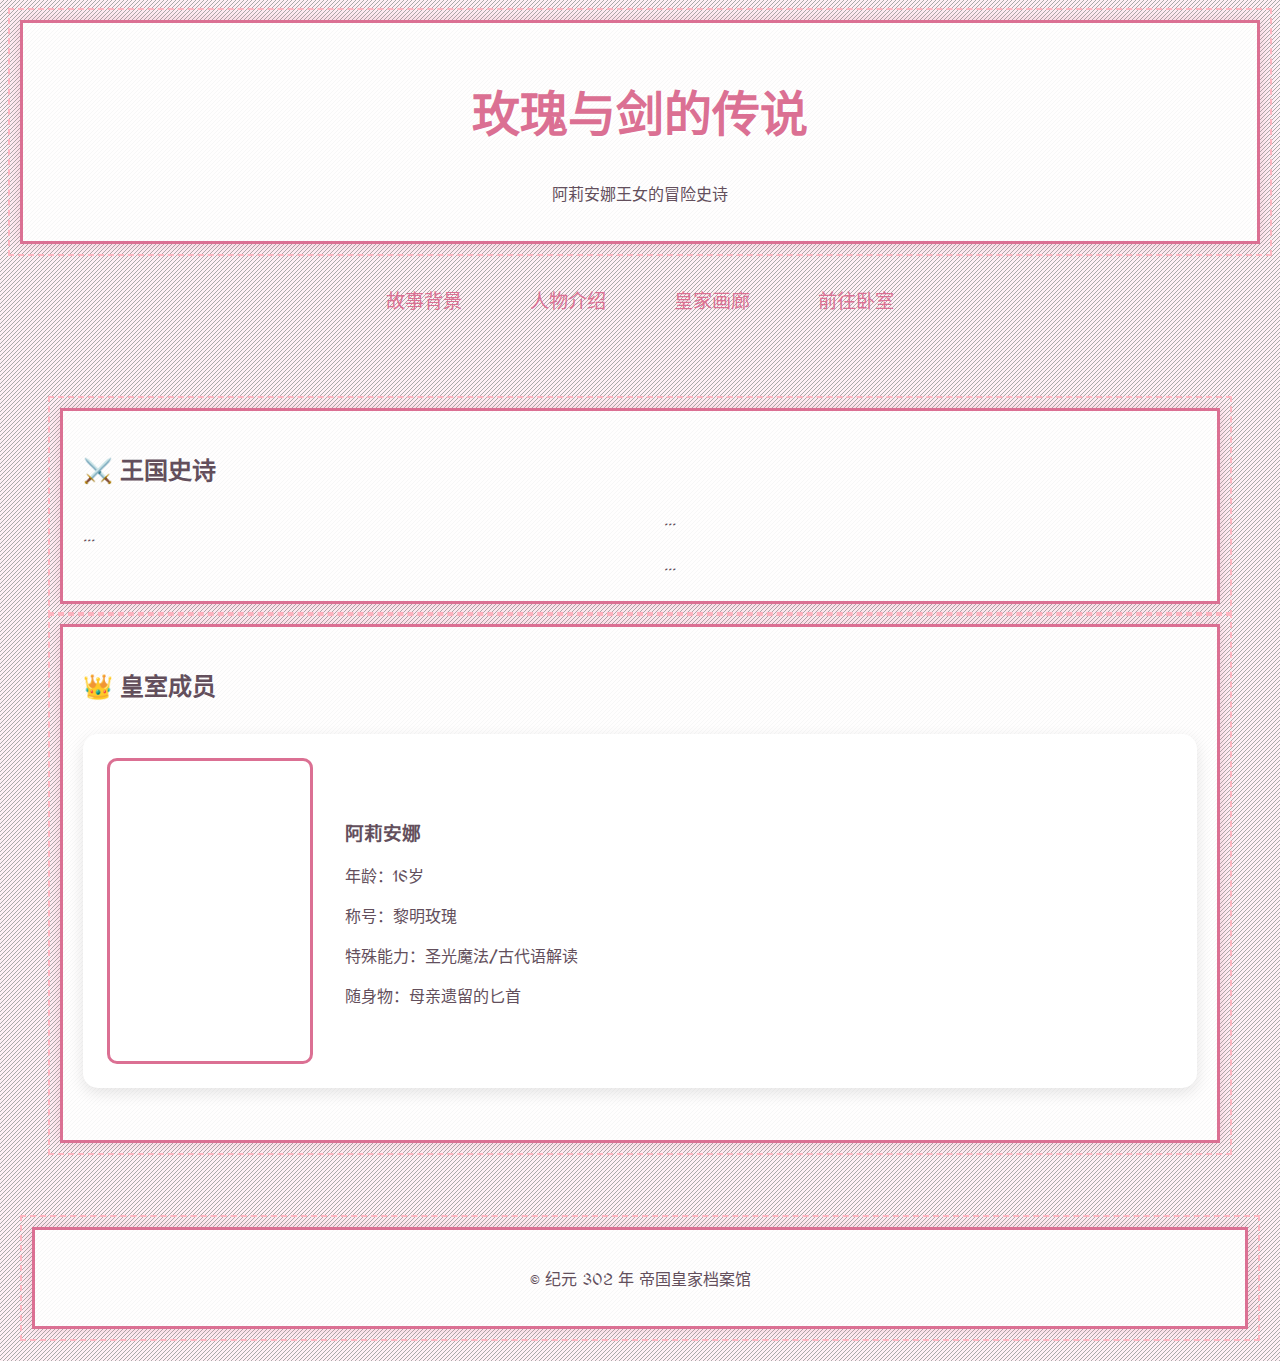
<file: index.html>
<!DOCTYPE html>
<html lang="zh-CN">
<head>
    <meta charset="UTF-8">
    <title>王女阿莉安娜</title>
    <link href="https://fonts.googleapis.com/css2?family=Cinzel+Decorative:wght@700&family=MedievalSharp&display=swap" rel="stylesheet">
    <style>
        :root {
            --primary-color: #ffb6c1;  /* 浅粉色 */
            --secondary-color: #fff0f5; /* 雾白色 */
            --accent-color: #db7093;    /* 蔷薇色 */
        }

        body {
            margin: 0;
            background: var(--secondary-color) url('[data-uri]');
            font-family: 'MedievalSharp', cursive;
            color: #634f5c;
        }

        /* 花纹边框 */
        .ornate-frame {
            border: 3px solid var(--accent-color);
            position: relative;
            padding: 20px;
            margin: 20px;
            background: rgba(255,255,255,0.9);
            box-shadow: 0 0 15px rgba(219, 112, 147, 0.3);
        }

        .ornate-frame::before {
            content: '';
            position: absolute;
            top: -15px;
            left: -15px;
            right: -15px;
            bottom: -15px;
            border: 2px dashed var(--primary-color);
            z-index: -1;
        }

        header {
            background: linear-gradient(45deg, var(--primary-color), var(--secondary-color));
            padding: 2rem;
            text-align: center;
            border-bottom: 3px solid var(--accent-color);
        }

        h1 {
            font-family: 'Cinzel Decorative', cursive;
            color: var(--accent-color);
            text-shadow: 2px 2px 0px white;
            font-size: 3rem;
        }

        .main-content {
            max-width: 1200px;
            margin: 0 auto;
            padding: 2rem;
        }

        .character-card {
            background: white;
            border-radius: 15px;
            padding: 1.5rem;
            margin: 2rem 0;
            display: flex;
            align-items: center;
            box-shadow: 0 5px 15px rgba(0,0,0,0.1);
            transition: transform 0.3s;
        }

        .character-card:hover {
            transform: translateY(-5px);
        }

        .character-img {
            width: 200px;
            height: 300px;
            border: 3px solid var(--accent-color);
            border-radius: 10px;
            margin-right: 2rem;
            background: url('https://via.placeholder.com/200x300/ffb6c1/ffffff?text=Arianna') center/cover;
        }

        nav {
            display: flex;
            justify-content: center;
            gap: 2rem;
            margin: 2rem 0;
        }

        nav a {
            color: var(--accent-color);
            text-decoration: none;
            font-size: 1.2rem;
            padding: 0.5rem 1rem;
            border: 2px solid transparent;
            transition: all 0.3s;
        }

        nav a:hover {
            border-bottom-color: var(--accent-color);
            text-shadow: 0 0 10px rgba(219, 112, 147, 0.5);
        }

        .story-section {
            column-count: 2;
            column-gap: 3rem;
            line-height: 1.8;
        }

        @media (max-width: 768px) {
            .character-card {
                flex-direction: column;
            }
            .character-img {
                margin: 0 0 1rem 0;
            }
            .story-section {
                column-count: 1;
            }
        }
    </style>
</head>
<body>
    <header class="ornate-frame">
        <h1>玫瑰与剑的传说</h1>
        <p>阿莉安娜王女的冒险史诗</p>
    </header>

    <nav>
        <a href="#story">故事背景</a>
        <a href="#characters">人物介绍</a>
        <a href="#gallery">皇家画廊</a>
        <a href="https://wfufu4.github.io/wfufuoc.github.io/卧室属性.html" target="_blank">前往卧室</a>
    </nav>

    <div class="main-content">
        <section id="story" class="ornate-frame">
            <h2>⚔️ 王国史诗</h2>
            <div class="story-section">
                <p>...</p>
                <p>...</p>
                <p>...</p>
            </div>
        </section>

        <section id="characters" class="ornate-frame">
            <h2>👑 皇室成员</h2>
            <div class="character-card">
                <div class="character-img"></div>
                <div>
                    <h3>阿莉安娜</h3>
                    <p>年龄：16岁</p>
                    <p>称号：黎明玫瑰</p>
                    <p>特殊能力：圣光魔法/古代语解读</p>
                    <p>随身物：母亲遗留的匕首</p>
                </div>
            </div>
        </section>
    </div>

    <footer class="ornate-frame" style="text-align: center; margin: 2rem;">
        <p>© 纪元 302 年 帝国皇家档案馆</p>
    </footer>
</body>
</html>
</file>
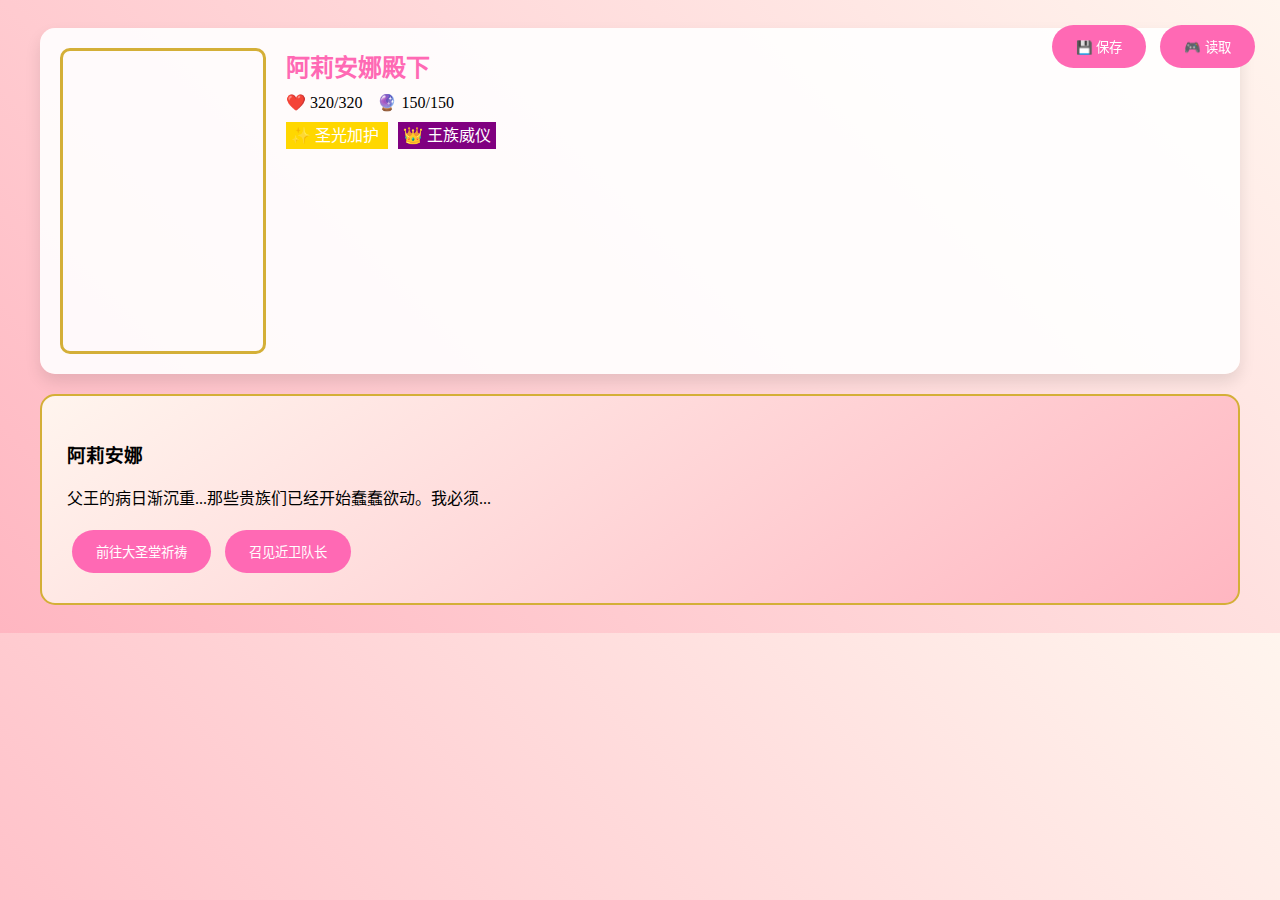
<file: 互动游戏.html>
<!DOCTYPE html>
<html lang="zh-CN">
<head>
    <meta charset="UTF-8">
    <meta name="viewport" content="width=device-width, initial-scale=1.0">
    <title>阿莉安娜</title>
    <style>
        /* 内联CSS */
        :root {
          --primary-pink: #FFB6C1;
          --secondary-pink: #FF69B4;
          --cream-white: #FFF5EE;
          --gold-accent: #D4AF37;
          --shadow-color: rgba(0,0,0,0.1);
        }

        body {
          background: linear-gradient(45deg, var(--primary-pink), var(--cream-white));
          font-family: 'Palatino Linotype', serif;
          padding: 20px;
        }

        #game-container {
          max-width: 1200px;
          margin: 0 auto;
        }

        .character-card {
          display: flex;
          background: rgba(255,255,255,0.9);
          border-radius: 15px;
          box-shadow: 0 8px 16px var(--shadow-color);
          padding: 20px;
          margin-bottom: 20px;
          gap: 20px;
        }

        .portrait {
          width: 200px;
          height: 300px;
          border: 3px solid var(--gold-accent);
          border-radius: 10px;
          background-size: cover;
        }

        .stats h2 {
          color: var(--secondary-pink);
          margin: 0 0 10px 0;
        }

        .attribute-bar {
          display: flex;
          gap: 15px;
          margin-bottom: 10px;
        }

        .dialogue-box {
          background: linear-gradient(145deg, var(--cream-white), var(--primary-pink));
          padding: 25px;
          border-radius: 15px;
          border: 2px solid var(--gold-accent);
          animation: float 3s ease-in-out infinite;
          margin-top: 20px;
        }

        button {
          background: var(--secondary-pink);
          color: white;
          border: none;
          padding: 12px 24px;
          border-radius: 25px;
          margin: 5px;
          cursor: pointer;
          transition: all 0.3s;
        }

        button:hover {
          transform: scale(1.05);
          box-shadow: 0 4px 8px var(--shadow-color);
        }

        @keyframes float {
          0%, 100% { transform: translateY(0); }
          50% { transform: translateY(-10px); }
        }

        .hidden { display: none; }
        .system-menu { position: fixed; top: 20px; right: 20px; }

        /* 移动端适配 */
        @media (max-width: 768px) {
          .character-card { flex-direction: column; }
          .portrait { width: 150px; height: 200px; }
        }
    </style>
</head>
<body>
    <div id="game-container">
        <div class="character-card">
            <div class="portrait" style="background-image: url('[data-uri]')"></div>
            <div class="stats">
                <h2>阿莉安娜殿下</h2>
                <div class="attribute-bar">
                    <span class="hp">❤️ <span id="hp-value">320</span>/320</span>
                    <span class="mp">🔮 <span id="mp-value">150</span>/150</span>
                </div>
                <div class="traits" id="character-traits"></div>
            </div>
        </div>

        <div id="dialogue-container" class="hidden">
            <div class="dialogue-box">
                <h3 id="speaker-name"></h3>
                <p id="dialogue-text"></p>
                <div id="choice-buttons"></div>
            </div>
        </div>

        <div class="system-menu">
            <button onclick="game.saveGame()">💾 保存</button>
            <button onclick="game.loadGame()">🎮 读取</button>
        </div>
    </div>

    <script>
        // 内联游戏数据
        const gameData = {
            scenes: {
                prologue: {
                    id: "prologue",
                    character: "阿莉安娜",
                    text: "父王的病日渐沉重...那些贵族们已经开始蠢蠢欲动。我必须...",
                    choices: [
                        {
                            text: "前往大圣堂祈祷",
                            nextScene: "chap1-church",
                            effects: {faith: 5}
                        },
                        {
                            text: "召见近卫队长",
                            nextScene: "chap1-guard",
                            effects: {loyalty: 3}
                        }
                    ]
                },
                "chap1-church": {
                    id: "chap1-church",
                    character: "大主教",
                    text: "王女殿下，圣光会指引您的道路...",
                    choices: [
                        {
                            text: "接受祝福",
                            nextScene: "chap2",
                            effects: {hp: +50}
                        }
                    ]
                }
            }
        };

        // 游戏逻辑
        class GameEngine {
            constructor() {
                this.playerData = {
                    hp: 320,
                    mp: 150,
                    traits: ['holy', 'leadership'],
                    progress: {}
                };
                this.loadScene('prologue');
                this.updateStatusDisplay();
            }

            loadScene(sceneId) {
                this.currentScene = gameData.scenes[sceneId];
                this.renderScene();
            }

            renderScene() {
                document.getElementById('speaker-name').textContent = 
                    this.currentScene.character;
                document.getElementById('dialogue-text').textContent = 
                    this.currentScene.text;
                
                const choicesContainer = document.getElementById('choice-buttons');
                choicesContainer.innerHTML = this.currentScene.choices
                    .map((choice, index) => `
                        <button onclick="game.handleChoice(${index})">
                            ${choice.text}
                        </button>
                    `).join('');
                
                document.getElementById('dialogue-container').classList.remove('hidden');
            }

            handleChoice(index) {
                const choice = this.currentScene.choices[index];
                if (choice.effects) this.applyEffects(choice.effects);
                if (choice.nextScene) this.loadScene(choice.nextScene);
            }

            applyEffects(effects) {
                Object.entries(effects).forEach(([key, value]) => {
                    this.playerData.progress[key] = (this.playerData.progress[key] || 0) + value;
                });
                this.updateStatusDisplay();
            }

            updateStatusDisplay() {
                document.getElementById('hp-value').textContent = this.playerData.hp;
                document.getElementById('mp-value').textContent = this.playerData.mp;
                document.getElementById('character-traits').innerHTML = 
                    this.playerData.traits.map(trait => `
                        <span style="margin-right:10px;padding:5px;background:${trait === 'holy' ? 'gold' : 'purple'};color:white">
                            ${trait === 'holy' ? '✨ 圣光加护' : '👑 王族威仪'}
                        </span>
                    `).join('');
            }

            saveGame() {
                const saveData = {
                    timestamp: new Date().toISOString(),
                    scene: this.currentScene.id,
                    playerData: this.playerData
                };
                localStorage.setItem('AriannaSave', JSON.stringify(saveData));
                alert('游戏已保存！');
            }

            loadGame() {
                const saveData = JSON.parse(localStorage.getItem('AriannaSave'));
                if (saveData) {
                    this.playerData = saveData.playerData;
                    this.loadScene(saveData.scene);
                    this.updateStatusDisplay();
                    alert('存档读取成功！');
                } else {
                    alert('没有找到存档！');
                }
            }
        }

        // 初始化游戏
        const game = new GameEngine();
        window.game = game;
    </script>
</body>
</html>
</file>
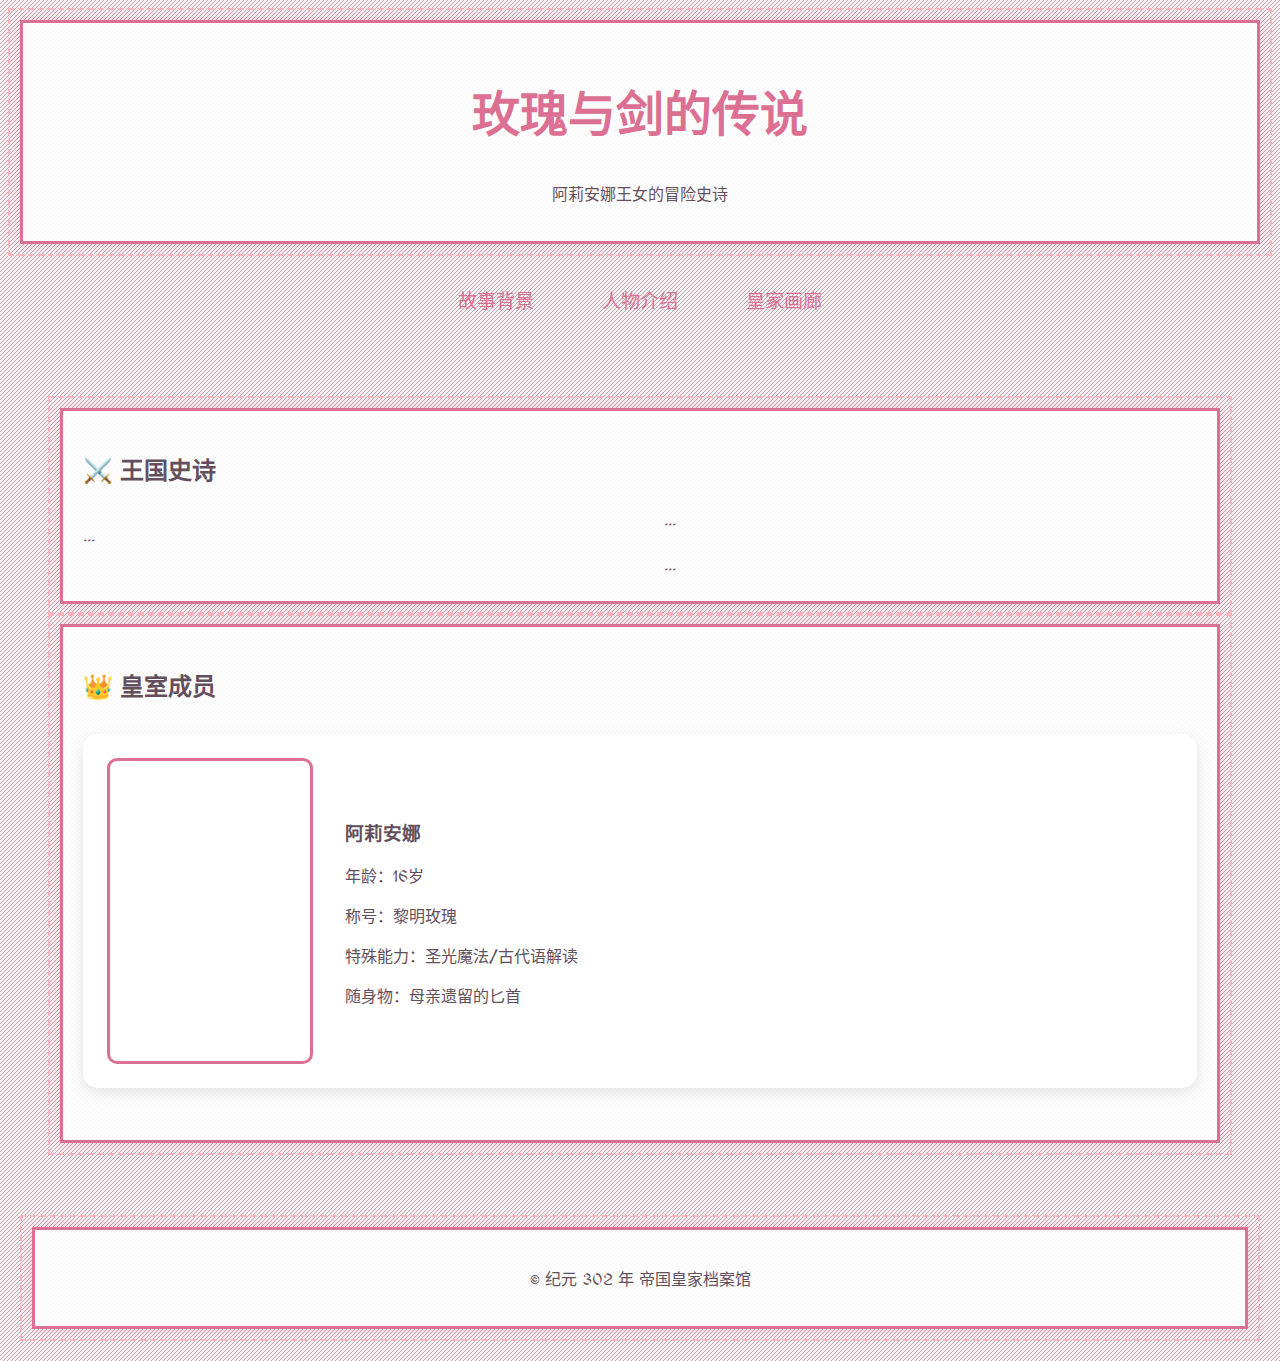
<file: 介绍.html>
<!DOCTYPE html>
<html lang="zh-CN">
<head>
    <meta charset="UTF-8">
    <title>王女阿莉安娜</title>
    <link href="https://fonts.googleapis.com/css2?family=Cinzel+Decorative:wght@700&family=MedievalSharp&display=swap" rel="stylesheet">
    <style>
        :root {
            --primary-color: #ffb6c1;  /* 浅粉色 */
            --secondary-color: #fff0f5; /* 雾白色 */
            --accent-color: #db7093;    /* 蔷薇色 */
        }

        body {
            margin: 0;
            background: var(--secondary-color) url('[data-uri]');
            font-family: 'MedievalSharp', cursive;
            color: #634f5c;
        }

        /* 花纹边框 */
        .ornate-frame {
            border: 3px solid var(--accent-color);
            position: relative;
            padding: 20px;
            margin: 20px;
            background: rgba(255,255,255,0.9);
            box-shadow: 0 0 15px rgba(219, 112, 147, 0.3);
        }

        .ornate-frame::before {
            content: '';
            position: absolute;
            top: -15px;
            left: -15px;
            right: -15px;
            bottom: -15px;
            border: 2px dashed var(--primary-color);
            z-index: -1;
        }

        header {
            background: linear-gradient(45deg, var(--primary-color), var(--secondary-color));
            padding: 2rem;
            text-align: center;
            border-bottom: 3px solid var(--accent-color);
        }

        h1 {
            font-family: 'Cinzel Decorative', cursive;
            color: var(--accent-color);
            text-shadow: 2px 2px 0px white;
            font-size: 3rem;
        }

        .main-content {
            max-width: 1200px;
            margin: 0 auto;
            padding: 2rem;
        }

        .character-card {
            background: white;
            border-radius: 15px;
            padding: 1.5rem;
            margin: 2rem 0;
            display: flex;
            align-items: center;
            box-shadow: 0 5px 15px rgba(0,0,0,0.1);
            transition: transform 0.3s;
        }

        .character-card:hover {
            transform: translateY(-5px);
        }

        .character-img {
            width: 200px;
            height: 300px;
            border: 3px solid var(--accent-color);
            border-radius: 10px;
            margin-right: 2rem;
            background: url('https://via.placeholder.com/200x300/ffb6c1/ffffff?text=Arianna') center/cover;
        }

        nav {
            display: flex;
            justify-content: center;
            gap: 2rem;
            margin: 2rem 0;
        }

        nav a {
            color: var(--accent-color);
            text-decoration: none;
            font-size: 1.2rem;
            padding: 0.5rem 1rem;
            border: 2px solid transparent;
            transition: all 0.3s;
        }

        nav a:hover {
            border-bottom-color: var(--accent-color);
            text-shadow: 0 0 10px rgba(219, 112, 147, 0.5);
        }

        .story-section {
            column-count: 2;
            column-gap: 3rem;
            line-height: 1.8;
        }

        @media (max-width: 768px) {
            .character-card {
                flex-direction: column;
            }
            .character-img {
                margin: 0 0 1rem 0;
            }
            .story-section {
                column-count: 1;
            }
        }
    </style>
</head>
<body>
    <header class="ornate-frame">
        <h1>玫瑰与剑的传说</h1>
        <p>阿莉安娜王女的冒险史诗</p>
    </header>

    <nav>
        <a href="#story">故事背景</a>
        <a href="#characters">人物介绍</a>
        <a href="#gallery">皇家画廊</a>
    </nav>

    <div class="main-content">
        <section id="story" class="ornate-frame">
            <h2>⚔️ 王国史诗</h2>
            <div class="story-section">
                <p>...</p>
                <p>...</p>
                <p>...</p>
            </div>
        </section>

        <section id="characters" class="ornate-frame">
            <h2>👑 皇室成员</h2>
            <div class="character-card">
                <div class="character-img"></div>
                <div>
                    <h3>阿莉安娜</h3>
                    <p>年龄：16岁</p>
                    <p>称号：黎明玫瑰</p>
                    <p>特殊能力：圣光魔法/古代语解读</p>
                    <p>随身物：母亲遗留的匕首</p>
                </div>
            </div>
        </section>
    </div>

    <footer class="ornate-frame" style="text-align: center; margin: 2rem;">
        <p>© 纪元 302 年 帝国皇家档案馆</p>
    </footer>
</body>
</html>
</file>
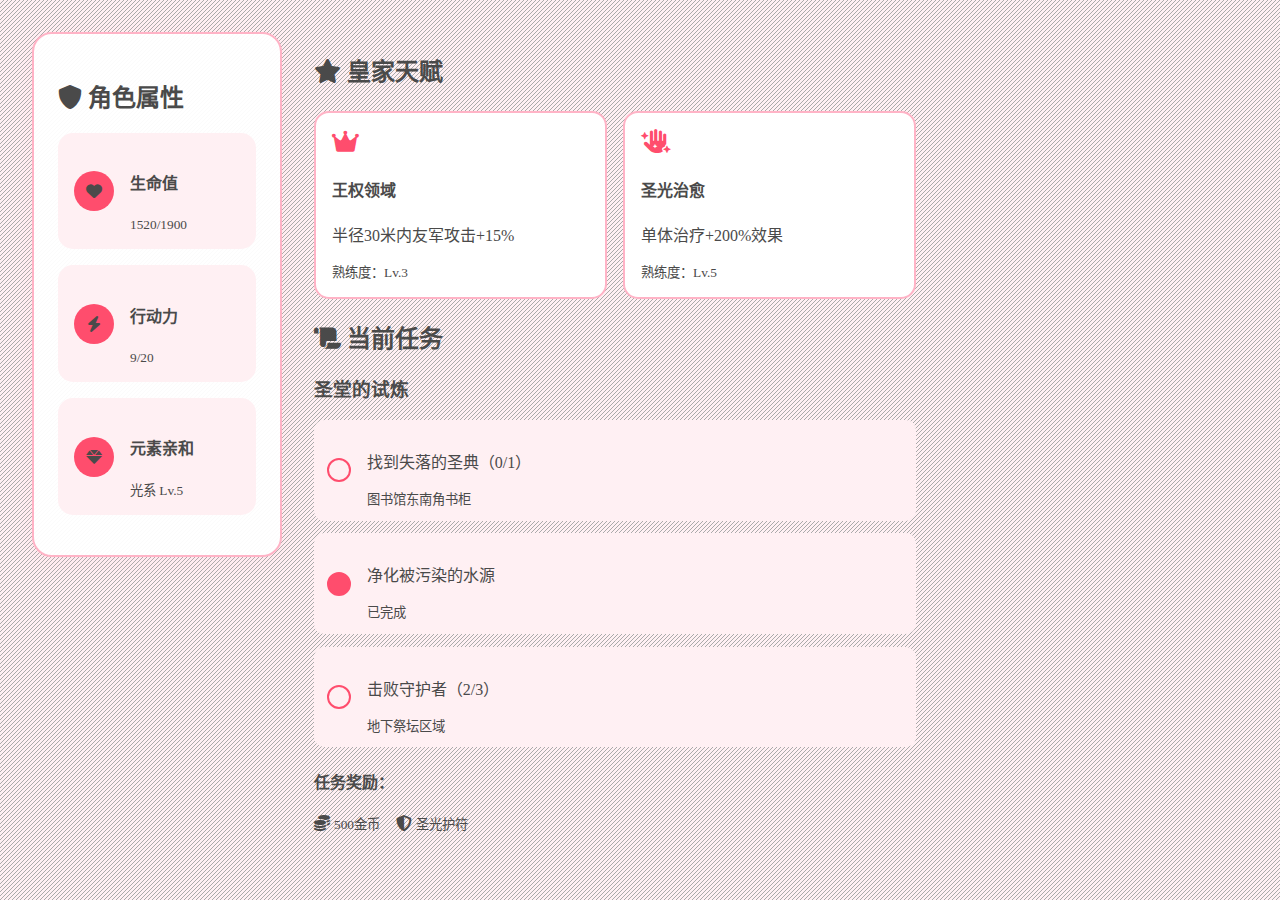
<file: 任务.html>
<!DOCTYPE html>
<html lang="zh-cn">
<head>
    <meta charset="UTF-8">
    <title>蔷薇王庭 - 阿莉安娜</title>
    <link rel="stylesheet" href="https://cdnjs.cloudflare.com/ajax/libs/font-awesome/6.0.0/css/all.min.css">
    <style>
        :root {
            --primary-color: #ffb3c6;
            --secondary-color: #fff0f3;
            --accent-color: #ff4d6d;
            --gold-color: #ffd700;
            --text-color: #4a4a4a;
        }

        body {
            font-family: 'Georgia', cursive;
            background: var(--secondary-color) url('[data-uri]');
            margin: 0;
            color: var(--text-color);
        }

        .container {
            max-width: 1400px;
            margin: 0 auto;
            display: grid;
            grid-template-columns: 250px 1fr 300px;
            gap: 2rem;
            padding: 2rem;
        }

        /* 左侧属性栏增强 */
        .attributes-panel {
            background: rgba(255,255,255,0.95);
            border-radius: 20px;
            padding: 1.5rem;
            box-shadow: 0 5px 25px rgba(255,179,198,0.15);
            border: 2px solid var(--primary-color);
            height: fit-content;
        }

        .attribute-item {
            display: flex;
            align-items: center;
            margin: 1rem 0;
            padding: 1rem;
            background: var(--secondary-color);
            border-radius: 15px;
            position: relative;
        }

        .attribute-icon {
            width: 40px;
            height: 40px;
            background: var(--accent-color);
            border-radius: 50%;
            display: flex;
            align-items: center;
            justify-content: center;
            margin-right: 1rem;
        }

        /* 新增天赋系统 */
        .talents-grid {
            display: grid;
            grid-template-columns: repeat(2, 1fr);
            gap: 1rem;
            margin-top: 1.5rem;
        }

        .talent-card {
            background: white;
            padding: 1rem;
            border-radius: 15px;
            border: 2px solid var(--primary-color);
            transition: transform 0.3s;
        }

        .talent-card:hover {
            transform: translateY(-3px);
        }

        .talent-icon {
            font-size: 1.5rem;
            color: var(--accent-color);
            margin-bottom: 0.5rem;
        }

        /* 任务系统增强 */
        .quest-objectives {
            margin-top: 1rem;
        }

        .objective-item {
            display: flex;
            align-items: center;
            margin: 0.8rem 0;
            padding: 0.8rem;
            background: var(--secondary-color);
            border-radius: 10px;
        }

        .objective-check {
            width: 20px;
            height: 20px;
            border: 2px solid var(--accent-color);
            border-radius: 50%;
            margin-right: 1rem;
        }

        .objective-completed .objective-check {
            background: var(--accent-color);
        }

        /* 其他保持原有优化 */
    </style>
</head>
<body>
    <div class="container">
        <!-- 左侧属性栏 -->
        <aside class="attributes-panel">
            <h2><i class="fas fa-shield-alt"></i> 角色属性</h2>
            
            <div class="attribute-item">
                <div class="attribute-icon">
                    <i class="fas fa-heart"></i>
                </div>
                <div>
                    <h4>生命值</h4>
                    <div class="progress-bar">
                        <div class="progress-fill" style="width: 80%"></div>
                    </div>
                    <small>1520/1900</small>
                </div>
            </div>

            <div class="attribute-item">
                <div class="attribute-icon">
                    <i class="fas fa-bolt"></i>
                </div>
                <div>
                    <h4>行动力</h4>
                    <div class="progress-bar">
                        <div class="progress-fill" style="width: 45%"></div>
                    </div>
                    <small>9/20</small>
                </div>
            </div>

            <div class="attribute-item">
                <div class="attribute-icon">
                    <i class="fas fa-gem"></i>
                </div>
                <div>
                    <h4>元素亲和</h4>
                    <div class="progress-bar">
                        <div class="progress-fill" style="width: 68%"></div>
                    </div>
                    <small>光系 Lv.5</small>
                </div>
            </div>
        </aside>

        <!-- 中间主内容 -->
        <main class="main-content">
            <!-- 天赋系统 -->
            <div class="decorated-box">
                <h2><i class="fas fa-star"></i> 皇家天赋</h2>
                <div class="talents-grid">
                    <div class="talent-card">
                        <div class="talent-icon">
                            <i class="fas fa-crown"></i>
                        </div>
                        <h4>王权领域</h4>
                        <p>半径30米内友军攻击+15%</p>
                        <div class="progress-bar">
                            <div class="progress-fill" style="width: 60%"></div>
                        </div>
                        <small>熟练度：Lv.3</small>
                    </div>

                    <div class="talent-card">
                        <div class="talent-icon">
                            <i class="fas fa-hand-sparkles"></i>
                        </div>
                        <h4>圣光治愈</h4>
                        <p>单体治疗+200%效果</p>
                        <div class="progress-bar">
                            <div class="progress-fill" style="width: 85%"></div>
                        </div>
                        <small>熟练度：Lv.5</small>
                    </div>
                </div>
            </div>

            <!-- 任务系统 -->
            <div class="decorated-box">
                <h2><i class="fas fa-scroll"></i> 当前任务</h2>
                <div class="quest-item">
                    <h3>圣堂的试炼</h3>
                    <div class="progress-bar">
                        <div class="progress-fill" style="width: 75%"></div>
                    </div>
                    
                    <div class="quest-objectives">
                        <div class="objective-item">
                            <div class="objective-check"></div>
                            <div>
                                <p>找到失落的圣典（0/1）</p>
                                <small>图书馆东南角书柜</small>
                            </div>
                        </div>

                        <div class="objective-item objective-completed">
                            <div class="objective-check"></div>
                            <div>
                                <p>净化被污染的水源</p>
                                <small>已完成</small>
                            </div>
                        </div>

                        <div class="objective-item">
                            <div class="objective-check"></div>
                            <div>
                                <p>击败守护者（2/3）</p>
                                <small>地下祭坛区域</small>
                            </div>
                        </div>
                    </div>

                    <div class="quest-rewards">
                        <h4>任务奖励：</h4>
                        <div style="display: flex; gap: 1rem;">
                            <div class="reward-item">
                                <i class="fas fa-coins"></i>
                                <small>500金币</small>
                            </div>
                            <div class="reward-item">
                                <i class="fas fa-shield"></i>
                                <small>圣光护符</small>
                            </div>
                        </div>
                    </div>
                </div>
            </div>
        </main>

        <!-- 右侧背包系统（保持原有优化） -->
    </div>

    <script>
        // 任务目标交互
        document.querySelectorAll('.objective-item').forEach(item => {
            item.addEventListener('click', () => {
                item.classList.toggle('objective-completed');
                // 更新任务进度计算
                updateQuestProgress();
            });
        });

        function updateQuestProgress() {
            const total = document.querySelectorAll('.objective-item').length;
            const completed = document.querySelectorAll('.objective-completed').length;
            const progress = (completed / total * 100).toFixed(0);
            document.querySelector('.progress-fill').style.width = `${progress}%`;
        }
    </script>
</body>
</html>
</file>
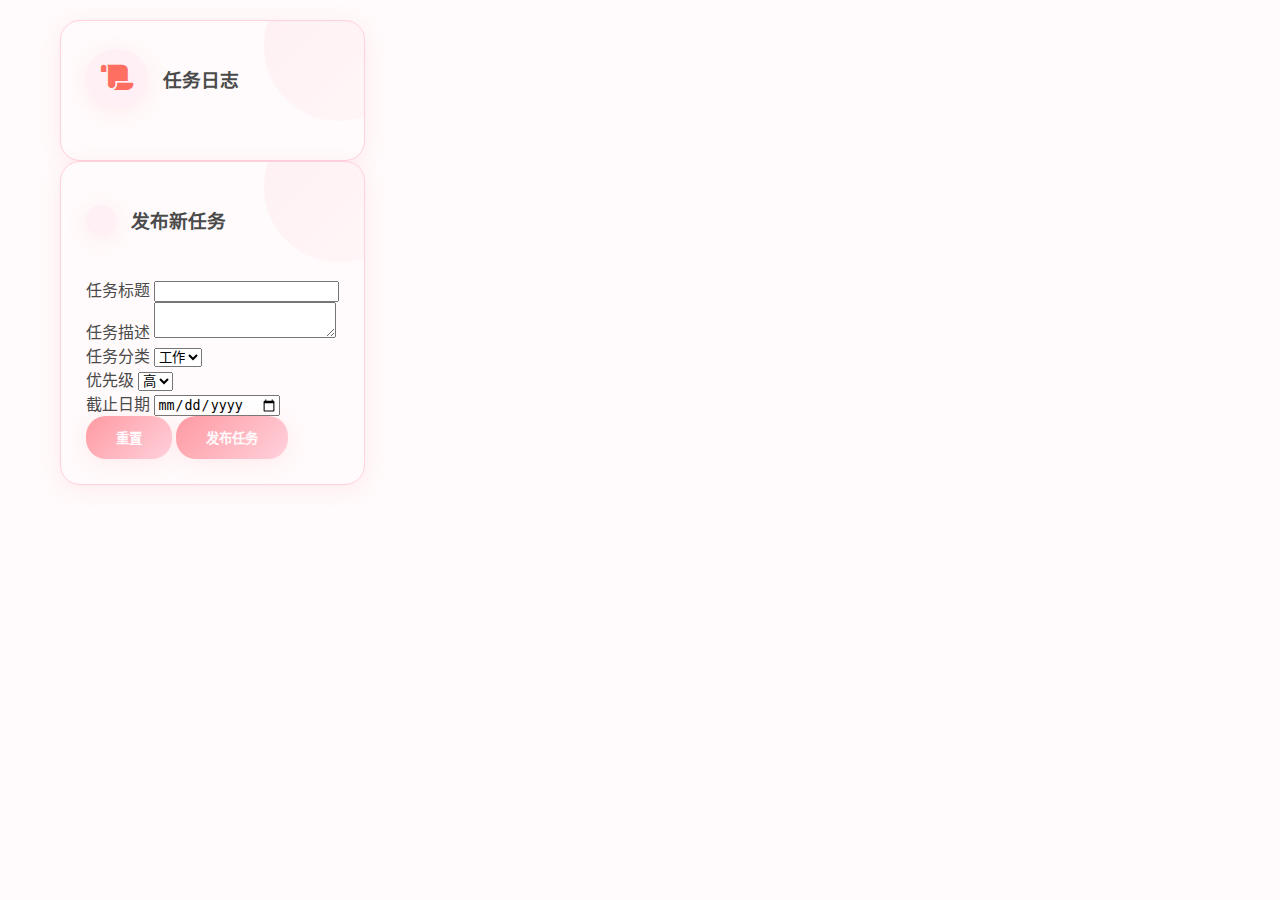
<file: 任务中心.html>
<!DOCTYPE html>
<html lang="zh-cn">
<head>
    <meta charset="UTF-8">
    <title>任务中心</title>
    <link rel="stylesheet" href="https://cdnjs.cloudflare.com/ajax/libs/font-awesome/6.0.0/css/all.min.css">
    <style>
        :root {
            --primary-pink: #ff9aa2; /* 主粉色 */
            --soft-pink: #ffd1dc; /* 柔粉色 */
            --light-pink: #fff0f5; /* 浅粉色 */
            --white: #fffafb; /* 高级白 */
            --accent-pink: #ff6f61; /* 强调粉色 */
            --shadow: 0 4px 20px rgba(255, 154, 162, 0.15); /* 柔和阴影 */
            --gradient: linear-gradient(135deg, #ff9aa2 0%, #ffd1dc 100%); /* 渐变背景 */
            --border-radius: 20px; /* 圆角 */
        }

        body {
            font-family: 'Segoe UI', 'Helvetica Neue', sans-serif;
            background: var(--white);
            color: #4a4a4a;
            margin: 0;
            padding: 20px;
        }

        .container {
            max-width: 1200px;
            margin: 0 auto;
            display: flex;
            gap: 20px;
        }

        /* 高级粉白任务面板 */
        .task-panel {
            background: var(--white);
            border-radius: var(--border-radius);
            padding: 25px;
            box-shadow: var(--shadow);
            border: 1px solid var(--soft-pink);
            position: relative;
            overflow: hidden;
        }

        .task-panel::before {
            content: '';
            position: absolute;
            top: -50px;
            right: -50px;
            width: 150px;
            height: 150px;
            background: var(--gradient);
            border-radius: 50%;
            opacity: 0.1;
        }

        .task-header {
            display: flex;
            align-items: center;
            gap: 15px;
            margin-bottom: 25px;
        }

        .task-header i {
            color: var(--accent-pink);
            font-size: 1.8em;
            background: var(--light-pink);
            padding: 15px;
            border-radius: 50%;
            box-shadow: var(--shadow);
        }

        /* 高级任务列表 */
        .task-list {
            max-height: 400px;
            overflow-y: auto;
            padding-right: 10px;
        }

        .task-item {
            background: var(--light-pink);
            padding: 15px;
            border-radius: var(--border-radius);
            margin-bottom: 10px;
            border-left: 5px solid var(--primary-pink);
            transition: all 0.3s;
            display: flex;
            align-items: center;
            gap: 15px;
        }

        .task-item:hover {
            transform: translateY(-5px);
            box-shadow: var(--shadow);
        }

        .task-icon {
            width: 40px;
            height: 40px;
            display: flex;
            align-items: center;
            justify-content: center;
            background: var(--white);
            border-radius: 50%;
            box-shadow: var(--shadow);
        }

        .task-content {
            flex: 1;
        }

        .task-title {
            color: var(--accent-pink);
            margin-bottom: 5px;
            font-weight: bold;
        }

        .task-meta {
            display: flex;
            gap: 10px;
            align-items: center;
            flex-wrap: wrap;
        }

        /* 高级任务标签 */
        .task-category {
            display: inline-block;
            padding: 4px 12px;
            border-radius: 15px;
            font-size: 0.8em;
            margin-right: 8px;
            background: var(--white);
            box-shadow: var(--shadow);
        }

        .category-work { color: #ff6f61; }
        .category-study { color: #6a1b9a; }
        .category-life { color: #00bcd4; }

        /* 高级按钮 */
        .rpg-button {
            background: var(--gradient);
            color: var(--white);
            padding: 12px 30px;
            border: none;
            border-radius: var(--border-radius);
            cursor: pointer;
            font-family: inherit;
            font-weight: bold;
            transition: all 0.3s;
            box-shadow: var(--shadow);
            position: relative;
            overflow: hidden;
        }

        .rpg-button::after {
            content: '';
            position: absolute;
            top: 50%;
            left: 50%;
            width: 300%;
            height: 300%;
            background: rgba(255, 255, 255, 0.3);
            transform: translate(-50%, -50%) rotate(45deg);
            transition: all 0.5s;
            opacity: 0;
        }

        .rpg-button:hover::after {
            opacity: 1;
            transform: translate(-50%, -50%) rotate(90deg);
        }

        .rpg-button:hover {
            transform: translateY(-3px);
            box-shadow: 0 6px 20px rgba(255, 111, 97, 0.3);
        }

        /* 高级弹窗 */
        .task-modal {
            position: fixed;
            top: 0;
            left: 0;
            width: 100%;
            height: 100%;
            background: rgba(255, 154, 162, 0.5);
            display: none;
            justify-content: center;
            align-items: center;
            z-index: 1000;
            backdrop-filter: blur(5px);
        }

        .task-modal-content {
            background: var(--white);
            padding: 25px;
            border-radius: var(--border-radius);
            width: 500px;
            max-width: 90%;
            position: relative;
            box-shadow: var(--shadow);
            border: 1px solid var(--soft-pink);
        }

        .close-modal {
            position: absolute;
            top: 15px;
            right: 15px;
            cursor: pointer;
            color: var(--accent-pink);
            font-size: 1.5em;
            transition: transform 0.3s;
        }

        .close-modal:hover {
            transform: rotate(90deg);
        }

        /* 新增动画 */
        @keyframes float {
            0% { transform: translateY(0); }
            50% { transform: translateY(-10px); }
            100% { transform: translateY(0); }
        }

        .task-item:hover .task-icon {
            animation: float 1.5s ease-in-out infinite;
        }

        /* 滚动条样式 */
        .task-list::-webkit-scrollbar {
            width: 8px;
        }

        .task-list::-webkit-scrollbar-track {
            background: var(--light-pink);
            border-radius: 4px;
        }

        .task-list::-webkit-scrollbar-thumb {
            background: var(--primary-pink);
            border-radius: 4px;
        }

        .task-list::-webkit-scrollbar-thumb:hover {
            background: var(--accent-pink);
        }
    </style>
</head>
<body>
    <div class="container">
        <!-- 角色信息侧边栏保持不变 -->
        <div class="character-panel">
            <!-- 原有角色信息内容 -->
        </div>

        <!-- 主内容区 -->
        <div class="main-content">
            <!-- 任务查看区域 -->
            <div class="task-panel">
                <div class="task-header">
                    <i class="fas fa-scroll"></i>
                    <h3>任务日志</h3>
                </div>
                <div class="task-list" id="taskList">
                    <!-- 任务项将通过JavaScript动态添加 -->
                </div>
            </div>

            <!-- 任务发布区域 -->
            <div class="task-panel">
                <div class="task-header">
                    <i class="fas fa-quill"></i>
                    <h3>发布新任务</h3>
                </div>
                <form class="task-form" id="taskForm">
                    <div class="form-group">
                        <label for="taskTitle">任务标题</label>
                        <input type="text" id="taskTitle" required>
                    </div>
                    <div class="form-group">
                        <label for="taskDescription">任务描述</label>
                        <textarea id="taskDescription"></textarea>
                    </div>
                    <div class="form-group">
                        <label for="taskCategory">任务分类</label>
                        <select id="taskCategory">
                            <option value="work">工作</option>
                            <option value="study">学习</option>
                            <option value="life">生活</option>
                        </select>
                    </div>
                    <div class="form-group">
                        <label for="taskPriority">优先级</label>
                        <select id="taskPriority">
                            <option value="high">高</option>
                            <option value="medium">中</option>
                            <option value="low">低</option>
                        </select>
                    </div>
                    <div class="form-group">
                        <label for="taskDueDate">截止日期</label>
                        <input type="date" id="taskDueDate">
                    </div>
                    <div class="form-actions">
                        <button type="reset" class="rpg-button">重置</button>
                        <button type="submit" class="rpg-button">发布任务</button>
                    </div>
                </form>
            </div>
        </div>
    </div>

    <!-- 任务详情弹窗 -->
    <div class="task-modal" id="taskModal">
        <div class="task-modal-content">
            <span class="close-modal" id="closeModal">&times;</span>
            <div id="modalContent"></div>
        </div>
    </div>

    <script>
        // 任务数据
        let tasks = JSON.parse(localStorage.getItem('tasks')) || [];

        // 渲染任务列表
        function renderTasks() {
            const taskList = document.getElementById('taskList');
            taskList.innerHTML = tasks.map(task => `
                <div class="task-item" data-id="${task.id}">
                    <div class="task-icon">
                        <i class="fas fa-tasks"></i>
                    </div>
                    <div class="task-content">
                        <div class="task-title">${task.title}</div>
                        <div class="task-meta">
                            <span class="task-category category-${task.category}">
                                ${getCategoryLabel(task.category)}
                            </span>
                            ${task.dueDate ? `<span>📅 ${task.dueDate}</span>` : ''}
                            <span class="task-priority priority-${task.priority}">
                                <i class="fas fa-flag"></i> ${task.priority}
                            </span>
                        </div>
                    </div>
                    <div class="task-status status-${task.status}">
                        ${task.status === 'pending' ? '进行中' : '已完成'}
                    </div>
                </div>
            `).join('');

            // 添加点击事件
            document.querySelectorAll('.task-item').forEach(item => {
                item.addEventListener('click', () => showTaskDetails(item.dataset.id));
            });
        }

        // 显示任务详情
        function showTaskDetails(taskId) {
            const task = tasks.find(t => t.id == taskId);
            const modalContent = `
                <h3>${task.title}</h3>
                <div class="task-details">
                    <p><strong>描述:</strong> ${task.description}</p>
                    <p><strong>分类:</strong> ${getCategoryLabel(task.category)}</p>
                    <p><strong>优先级:</strong> ${task.priority}</p>
                    ${task.dueDate ? `<p><strong>截止日期:</strong> ${task.dueDate}</p>` : ''}
                    <p><strong>状态:</strong> ${task.status === 'pending' ? '进行中' : '已完成'}</p>
                </div>
                <div class="task-actions">
                    <button class="rpg-button" onclick="toggleTaskStatus(${taskId})">
                        ${task.status === 'pending' ? '标记完成' : '标记未完成'}
                    </button>
                    <button class="rpg-button" onclick="deleteTask(${taskId})">删除任务</button>
                </div>
            `;
            document.getElementById('modalContent').innerHTML = modalContent;
            document.getElementById('taskModal').style.display = 'flex';
        }

        // 切换任务状态
        function toggleTaskStatus(taskId) {
            const task = tasks.find(t => t.id == taskId);
            task.status = task.status === 'pending' ? 'completed' : 'pending';
            saveTasks();
            renderTasks();
            closeModal();
        }

        // 删除任务
        function deleteTask(taskId) {
            tasks = tasks.filter(t => t.id != taskId);
            saveTasks();
            renderTasks();
            closeModal();
        }

        // 关闭弹窗
        function closeModal() {
            document.getElementById('taskModal').style.display = 'none';
        }

        // 获取分类标签
        function getCategoryLabel(category) {
            switch(category) {
                case 'work': return '工作';
                case 'study': return '学习';
                case 'life': return '生活';
                default: return '其他';
            }
        }

        // 保存任务到本地存储
        function saveTasks() {
            localStorage.setItem('tasks', JSON.stringify(tasks));
        }

        // 添加新任务
        document.getElementById('taskForm').addEventListener('submit', function(e) {
            e.preventDefault();
            
            const newTask = {
                id: tasks.length ? tasks[tasks.length - 1].id + 1 : 1,
                title: document.getElementById('taskTitle').value,
                description: document.getElementById('taskDescription').value,
                category: document.getElementById('taskCategory').value,
                priority: document.getElementById('taskPriority').value,
                dueDate: document.getElementById('taskDueDate').value,
                status: 'pending',
                createdAt: new Date().toISOString()
            };

            tasks.push(newTask);
            saveTasks();
            renderTasks();
            this.reset();
        });

        // 关闭弹窗事件
        document.getElementById('closeModal').addEventListener('click', closeModal);
        window.addEventListener('click', (e) => {
            if (e.target.classList.contains('task-modal')) {
                closeModal();
            }
        });

        // 初始化渲染
        renderTasks();
    </script>
</body>
</html>
</file>
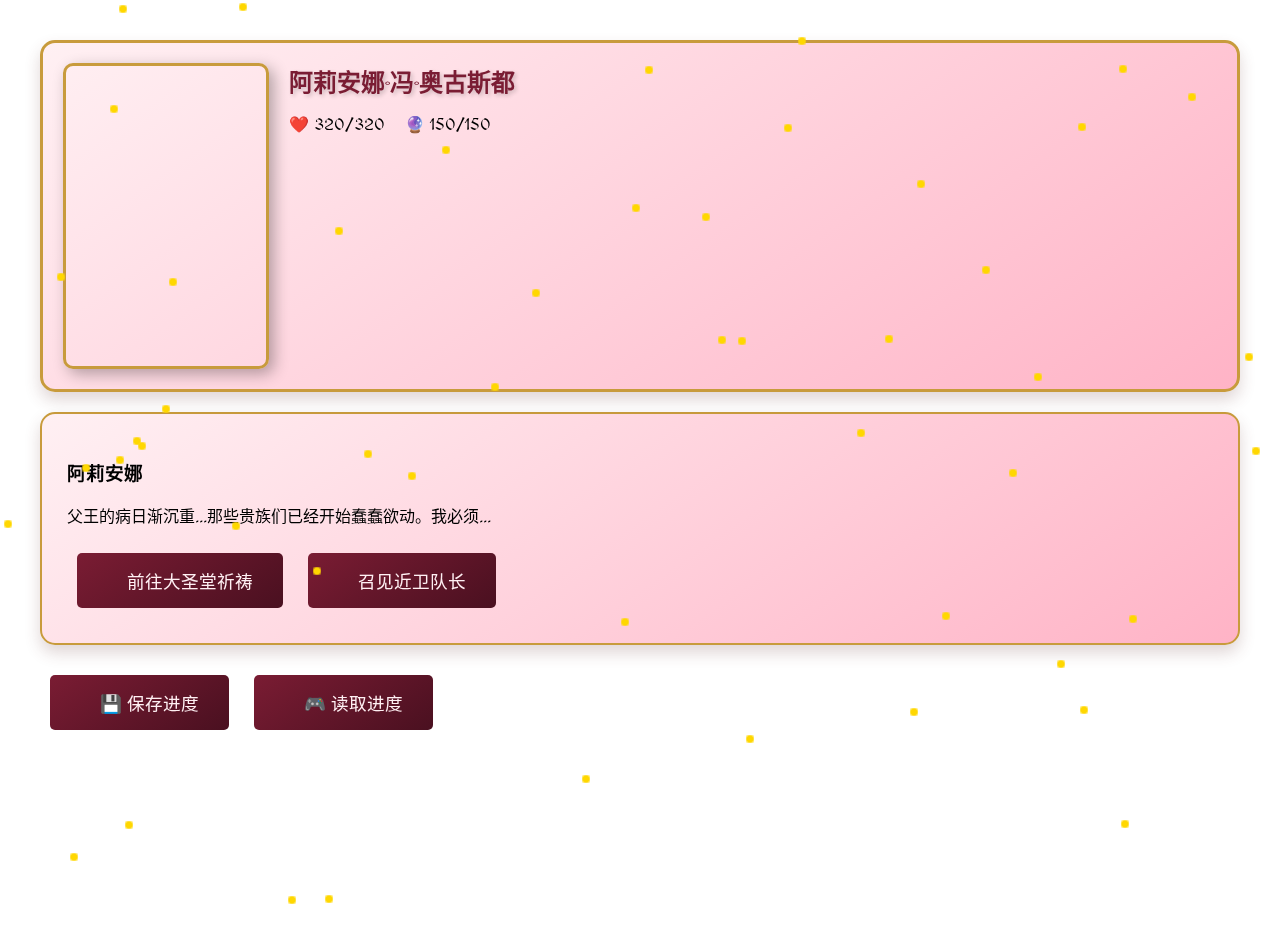
<file: 游戏.html>
<!DOCTYPE html>
<html lang="zh-CN">
<head>
    <meta charset="UTF-8">
    <meta name="viewport" content="width=device-width, initial-scale=1.0">
    <title>圣光王女阿莉安娜</title>
    <link href="https://fonts.googleapis.com/css2?family=MedievalSharp&family=Cinzel+Decorative&display=swap" rel="stylesheet">
    <style>
        :root {
          --primary-pink: #ffb3c6;
          --secondary-pink: #7a1c33;
          --cream-white: #fff0f3;
          --gold-accent: #c89b3c;
          --shadow-color: rgba(100, 50, 50, 0.2);
        }

        /* 全局样式 */
        body {
          background: 
            linear-gradient(rgba(255, 255, 255, 0.8), rgba(255, 255, 255, 0.8)),
            url('https://img.freepik.com/free-photo/old-paper-texture-background_1373-431.jpg');
          font-family: 'MedievalSharp', cursive;
          min-height: 100vh;
          margin: 0;
          padding: 20px;
        }

        /* 游戏容器 */
        #game-container {
          max-width: 1200px;
          margin: 0 auto;
          position: relative;
        }

        /* 中世纪边框 */
        .border-effect {
          position: fixed;
          border: 50px solid transparent;
          border-image: url('https://opengameart.org/sites/default/files/styles/medium/public/border1.png') 80 round;
          top: -10px;
          left: -10px;
          right: -10px;
          bottom: -10px;
          pointer-events: none;
          z-index: -1;
        }

        /* 角色卡 */
        .character-card {
          display: flex;
          background: 
            url('https://img.freepik.com/free-photo/vintage-old-paper-background_53876-88628.jpg'),
            linear-gradient(145deg, var(--cream-white), var(--primary-pink));
          border-radius: 15px;
          box-shadow: 0 8px 16px var(--shadow-color);
          padding: 20px;
          margin: 20px 0;
          gap: 20px;
          border: 3px solid var(--gold-accent);
          position: relative;
        }

        /* 角色立绘 */
        .portrait {
          width: 200px;
          height: 300px;
          border: 3px solid var(--gold-accent);
          border-radius: 10px;
          background: 
            url('https://cdn.pixabay.com/photo/2023/04/15/16/12/fantasy-7928479_1280.png') center/cover;
          box-shadow: 5px 5px 15px rgba(0,0,0,0.3);
          transition: transform 0.3s;
        }

        /* 状态显示 */
        .stats h2 {
          color: var(--secondary-pink);
          font-family: 'Cinzel Decorative', cursive;
          text-shadow: 2px 2px 4px rgba(0,0,0,0.2);
          margin: 0 0 15px 0;
        }

        .attribute-bar {
          display: flex;
          gap: 20px;
          margin-bottom: 15px;
        }

        /* 对话系统 */
        .dialogue-box {
          background: 
            url('https://img.freepik.com/free-photo/old-paper-texture-background_1373-431.jpg'),
            linear-gradient(145deg, var(--cream-white), var(--primary-pink));
          padding: 25px;
          border-radius: 15px;
          border: 2px solid var(--gold-accent);
          box-shadow: 0 8px 16px var(--shadow-color);
          margin: 20px 0;
          animation: float 3s ease-in-out infinite;
        }

        /* 按钮样式 */
        button {
          background: 
            url('https://cdn.pixabay.com/photo/2017/03/23/12/33/quill-2167843_1280.png') 15px center/25px no-repeat,
            linear-gradient(145deg, var(--secondary-pink), #4a1020);
          color: var(--cream-white);
          padding: 15px 30px 15px 50px;
          border: none;
          border-radius: 5px;
          margin: 10px;
          font-family: 'MedievalSharp', cursive;
          font-size: 1.1em;
          cursor: pointer;
          transition: all 0.3s;
        }

        button:hover {
          transform: translateY(-2px);
          box-shadow: 0 4px 8px var(--shadow-color);
        }

        /* 动画效果 */
        @keyframes float {
          0%, 100% { transform: translateY(0); }
          50% { transform: translateY(-8px); }
        }

        @keyframes dropIn {
          0% { opacity: 0; transform: translateY(-50px); }
          100% { opacity: 1; transform: translateY(0); }
        }

        /* 魔法粒子 */
        .magic-particle {
          position: absolute;
          width: 8px;
          height: 8px;
          background: radial-gradient(circle, gold 50%, transparent 100%);
          animation: twinkle 1.5s infinite;
          pointer-events: none;
        }

        @keyframes twinkle {
          0%, 100% { opacity: 0.3; }
          50% { opacity: 1; }
        }

        /* 移动端适配 */
        @media (max-width: 768px) {
          .character-card { flex-direction: column; align-items: center; }
          .portrait { width: 150px; height: 200px; }
          button { padding: 12px 24px 12px 40px; }
        }
    </style>
</head>
<body>
    <div class="border-effect"></div>
    <div id="game-container">
        <!-- 角色信息 -->
        <div class="character-card">
            <div class="portrait"></div>
            <div class="stats">
                <h2>阿莉安娜·冯·奥古斯都</h2>
                <div class="attribute-bar">
                    <span class="hp">❤️ <span id="hp-value">320</span>/320</span>
                    <span class="mp">🔮 <span id="mp-value">150</span>/150</span>
                </div>
                <div class="traits" id="character-traits"></div>
            </div>
        </div>

        <!-- 对话系统 -->
        <div id="dialogue-container">
            <div class="dialogue-box">
                <h3 id="speaker-name">阿莉安娜</h3>
                <p id="dialogue-text">欢迎来到圣光王国</p>
                <div id="choice-buttons"></div>
            </div>
        </div>

        <!-- 系统菜单 -->
        <div class="system-menu">
            <button onclick="game.saveGame()">💾 保存进度</button>
            <button onclick="game.loadGame()">🎮 读取进度</button>
        </div>
    </div>

    <script>
        // 游戏数据
        const gameData = {
            scenes: {
                prologue: {
                    id: "prologue",
                    character: "阿莉安娜",
                    text: "父王的病日渐沉重...那些贵族们已经开始蠢蠢欲动。我必须...",
                    choices: [
                        {
                            text: "前往大圣堂祈祷",
                            nextScene: "chap1-church",
                            effects: { faith: 5 }
                        },
                        {
                            text: "召见近卫队长",
                            nextScene: "chap1-guard",
                            effects: { loyalty: 3 }
                        }
                    ]
                },
                "chap1-church": {
                    id: "chap1-church",
                    character: "大主教",
                    text: "王女殿下，圣光会指引您的道路...",
                    choices: [
                        {
                            text: "接受祝福",
                            nextScene: "chap2",
                            effects: { hp: +50 }
                        }
                    ]
                }
            }
        };

        // 游戏引擎
        class GameEngine {
            constructor() {
                this.playerData = {
                    hp: 320,
                    mp: 150,
                    traits: ['holy', 'leadership'],
                    progress: {}
                };
                this.loadScene('prologue');
                this.initEffects();
                this.initAudio();
            }

            initEffects() {
                // 创建魔法粒子
                for(let i = 0; i < 50; i++) {
                    const particle = document.createElement('div');
                    particle.className = 'magic-particle';
                    particle.style.left = Math.random() * 100 + '%';
                    particle.style.top = Math.random() * 100 + '%';
                    particle.style.animationDelay = Math.random() * 2 + 's';
                    document.body.appendChild(particle);
                }
            }

            initAudio() {
                this.audio = {
                    click: new Audio('https://freesound.org/data/previews/541/541277_11861866-lq.mp3'),
                    magic: new Audio('https://freesound.org/data/previews/511/511518_9251557-lq.mp3')
                };
            }

            loadScene(sceneId) {
                this.currentScene = gameData.scenes[sceneId];
                this.renderScene();
            }

            renderScene() {
                document.getElementById('speaker-name').textContent = this.currentScene.character;
                document.getElementById('dialogue-text').textContent = this.currentScene.text;
                
                const choicesContainer = document.getElementById('choice-buttons');
                choicesContainer.innerHTML = this.currentScene.choices
                    .map((choice, index) => `
                        <button onclick="game.handleChoice(${index})">
                            ${choice.text}
                        </button>
                    `).join('');
            }

            handleChoice(index) {
                this.audio.click.play();
                const choice = this.currentScene.choices[index];
                
                if (choice.effects) this.applyEffects(choice.effects);
                if (choice.nextScene) this.loadScene(choice.nextScene);
                
                this.updateStatusDisplay();
            }

            applyEffects(effects) {
                Object.entries(effects).forEach(([key, value]) => {
                    this.playerData.progress[key] = (this.playerData.progress[key] || 0) + value;
                    if(key === 'hp') this.playerData.hp = Math.min(320, this.playerData.hp + value);
                });
            }

            updateStatusDisplay() {
                document.getElementById('hp-value').textContent = this.playerData.hp;
                document.getElementById('mp-value').textContent = this.playerData.mp;
                document.getElementById('character-traits').innerHTML = this.playerData.traits
                    .map(trait => `
                        <span style="
                            display: inline-block;
                            margin: 5px;
                            padding: 5px 10px;
                            background: ${trait === 'holy' ? 'radial-gradient(circle, gold, #c89b3c)' : 'radial-gradient(circle, #7a1c33, #4a1020)'};
                            border-radius: 15px;
                            color: white;
                            text-shadow: 1px 1px 2px rgba(0,0,0,0.5);
                        ">
                            ${trait === 'holy' ? '✨ 圣光加护' : '👑 王族威仪'}
                        </span>
                    `).join('');
            }

            saveGame() {
                this.audio.magic.play();
                const saveData = {
                    timestamp: new Date().toISOString(),
                    scene: this.currentScene.id,
                    playerData: this.playerData
                };
                localStorage.setItem('AriannaSave', JSON.stringify(saveData));
                alert('游戏进度已保存！');
            }

            loadGame() {
                const saveData = JSON.parse(localStorage.getItem('AriannaSave'));
                if (saveData) {
                    this.playerData = saveData.playerData;
                    this.loadScene(saveData.scene);
                    this.updateStatusDisplay();
                    alert('存档读取成功！');
                } else {
                    alert('没有找到存档记录！');
                }
            }
        }

        // 初始化游戏
        const game = new GameEngine();
    </script>
</body>
</html>
</file>
